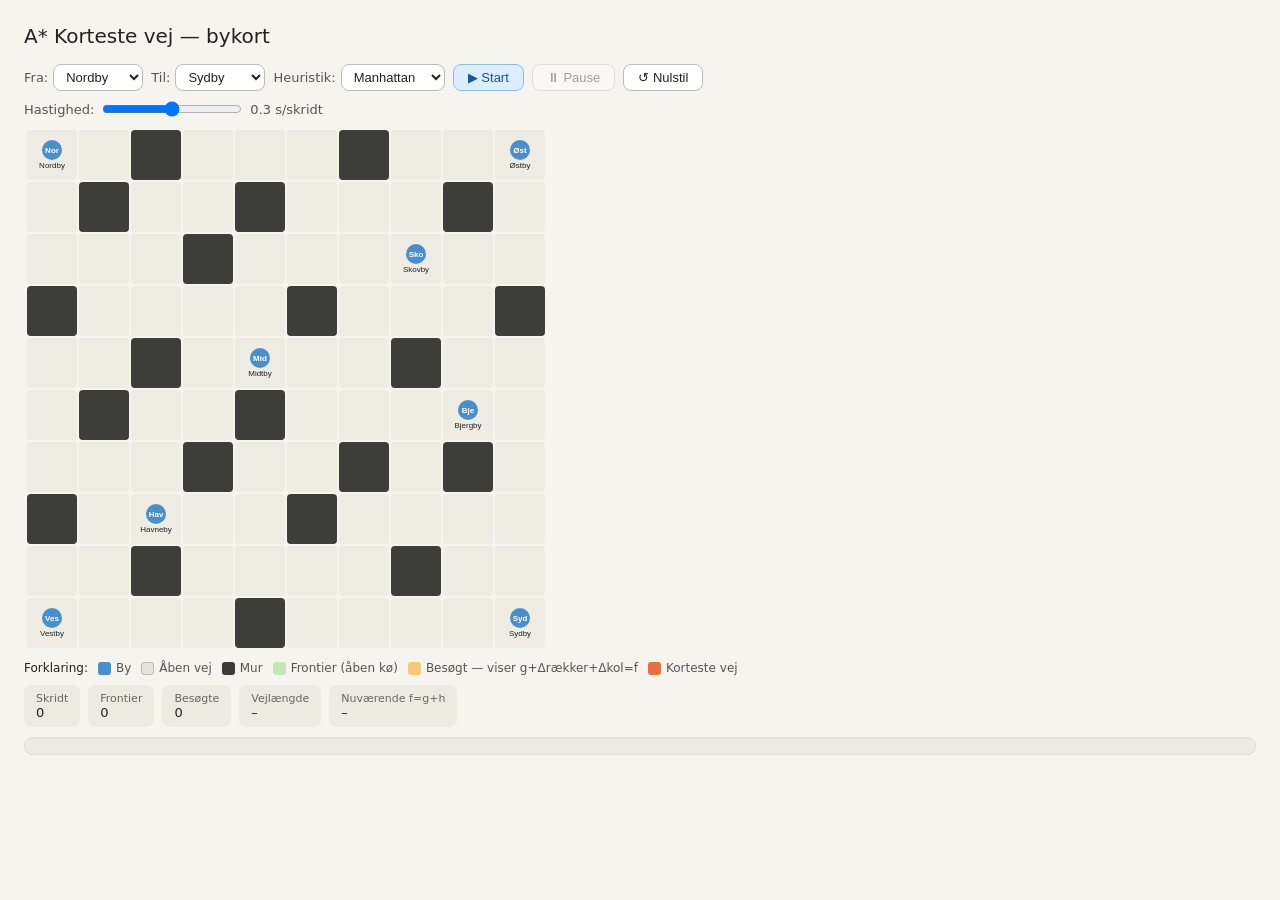
<file: src/main/java/Portfolio/PortfolioAStar/astar.html>
<!DOCTYPE html>
<html lang="da">
<head>
    <meta charset="UTF-8">
    <meta name="viewport" content="width=device-width, initial-scale=1.0">
    <title>A* Visualisering</title>
    <style>
        * { box-sizing: border-box; margin: 0; padding: 0; }
        body {
            font-family: system-ui, sans-serif;
            background: #f5f4ef;
            color: #222;
            padding: 1.5rem;
        }
        h1 { font-size: 20px; font-weight: 500; margin-bottom: 1rem; }
        .controls { display: flex; flex-wrap: wrap; gap: 8px; margin-bottom: 10px; align-items: center; }
        .controls label { font-size: 13px; color: #555; display: flex; align-items: center; gap: 5px; }
        select {
            font-size: 13px; padding: 4px 8px; border-radius: 8px;
            border: 0.5px solid #bbb; background: #fff; color: #222;
        }
        button {
            font-size: 13px; padding: 5px 14px; border-radius: 8px;
            border: 0.5px solid #bbb; background: #fff; color: #222;
            cursor: pointer; transition: background .15s;
        }
        button:hover { background: #eee; }
        button:disabled { opacity: 0.4; cursor: default; }
        button.primary { background: #dbeeff; color: #1456a0; border-color: #90bde8; }
        .speed-row {
            display: flex; align-items: center; gap: 8px;
            font-size: 13px; color: #555; margin-bottom: 10px;
        }
        .speed-row input[type=range] { width: 140px; }
        canvas { display: block; border-radius: 8px; }
        .info-row { display: flex; flex-wrap: wrap; gap: 8px; margin-top: 10px; }
        .stat {
            background: #eceae1; border-radius: 8px;
            padding: 7px 12px; font-size: 13px;
        }
        .stat strong { font-weight: 500; display: block; font-size: 11px; color: #666; }
        .legend {
            display: flex; flex-wrap: wrap; gap: 10px;
            margin-top: 10px; font-size: 12px; color: #555; align-items: center;
        }
        .legend-item { display: flex; align-items: center; gap: 5px; }
        .legend-box { width: 13px; height: 13px; border-radius: 3px; flex-shrink: 0; }
        #log {
            margin-top: 10px; max-height: 130px; overflow-y: auto;
            font-size: 12px; font-family: monospace;
            border: 0.5px solid #ddd; border-radius: 8px;
            padding: 8px 10px; background: #eceae1; line-height: 1.7;
        }
        .log-line { color: #666; }
        .log-line.hl { color: #2a7a2a; }
        .log-line.path { color: #1456a0; }

        @media (prefers-color-scheme: dark) {
            body { background: #1e1e1c; color: #ddd; }
            select, button { background: #2a2a28; color: #ddd; border-color: #555; }
            button:hover { background: #333; }
            button.primary { background: #0c2a4a; color: #7ab8f5; border-color: #2a5a9a; }
            .stat { background: #2a2a28; }
            .stat strong { color: #999; }
            .controls label { color: #999; }
            .speed-row { color: #999; }
            .legend { color: #999; }
            #log { background: #2a2a28; border-color: #444; }
            .log-line { color: #999; }
            .log-line.hl { color: #5dba5d; }
            .log-line.path { color: #7ab8f5; }
        }
    </style>
</head>
<body>

<h1>A* Korteste vej — bykort</h1>

<div class="controls">
    <label>Fra: <select id="sel-from"></select></label>
    <label>Til: <select id="sel-to"></select></label>
    <label>Heuristik:
        <select id="sel-h">
            <option value="manhattan">Manhattan</option>
            <option value="euclidean">Euklidisk</option>
            <option value="chebyshev">Chebyshev</option>
        </select>
    </label>
    <button class="primary" id="btn-start">▶ Start</button>
    <button id="btn-pause" disabled>⏸ Pause</button>
    <button id="btn-reset">↺ Nulstil</button>
</div>

<div class="speed-row">
    <span>Hastighed:</span>
    <input type="range" id="speed" min="1" max="13" value="7" step="1">
    <span id="speed-label" style="font-weight:500;min-width:100px"></span>
</div>

<canvas id="cv"></canvas>

<div class="legend">
    <span style="font-weight:500;color:#222">Forklaring:</span>
    <div class="legend-item"><div class="legend-box" style="background:#4B8ECC"></div> By</div>
    <div class="legend-item"><div class="legend-box" style="background:#e5e3da;border:0.5px solid #bbb"></div> Åben vej</div>
    <div class="legend-item"><div class="legend-box" style="background:#3a3a3a"></div> Mur</div>
    <div class="legend-item"><div class="legend-box" style="background:#c5e6b7"></div> Frontier (åben kø)</div>
    <div class="legend-item"><div class="legend-box" style="background:#f5c97a"></div> Besøgt — viser g+Δrækker+Δkol=f</div>
    <div class="legend-item"><div class="legend-box" style="background:#e87040"></div> Korteste vej</div>
</div>

<div class="info-row">
    <div class="stat"><strong>Skridt</strong><span id="stat-step">0</span></div>
    <div class="stat"><strong>Frontier</strong><span id="stat-open">0</span></div>
    <div class="stat"><strong>Besøgte</strong><span id="stat-visited">0</span></div>
    <div class="stat"><strong>Vejlængde</strong><span id="stat-path">–</span></div>
    <div class="stat"><strong>Nuværende f=g+h</strong><span id="stat-f">–</span></div>
</div>

<div id="log"></div>

<script>
    const ROWS = 10, COLS = 10, CELL = 52, PAD = 2;

    const baseGrid = [
        [0,0,1,0,0,0,1,0,0,0],
        [0,1,0,0,1,0,0,0,1,0],
        [0,0,0,1,0,0,0,1,0,0],
        [1,0,0,0,0,1,0,0,0,1],
        [0,0,1,0,0,0,0,1,0,0],
        [0,1,0,0,1,0,0,0,0,0],
        [0,0,0,1,0,0,1,0,1,0],
        [1,0,0,0,0,1,0,0,0,0],
        [0,0,1,0,0,0,0,1,0,0],
        [0,0,0,0,1,0,0,0,0,0],
    ];

    const cities = [
        { name: "Nordby",  row: 0, col: 0 },
        { name: "Østby",   row: 0, col: 9 },
        { name: "Vestby",  row: 9, col: 0 },
        { name: "Sydby",   row: 9, col: 9 },
        { name: "Midtby",  row: 4, col: 4 },
        { name: "Skovby",  row: 2, col: 7 },
        { name: "Havneby", row: 7, col: 2 },
        { name: "Bjergby", row: 5, col: 8 },
    ];

    const cityMap = {};
    cities.forEach(c => { cityMap[`${c.row},${c.col}`] = c; baseGrid[c.row][c.col] = 0; });

    const cv = document.getElementById('cv');
    const ctx = cv.getContext('2d');
    const W = COLS * CELL + PAD * 2, H = ROWS * CELL + PAD * 2;
    cv.width = W; cv.height = H;
    cv.style.width = W + 'px'; cv.style.height = H + 'px';

    const dark = window.matchMedia('(prefers-color-scheme: dark)').matches;
    const C = {
        wall:    dark ? '#2a2a2a' : '#3d3d3a',
        open:    dark ? '#2e2e2a' : '#eeece3',
        open_q:  dark ? '#2e4d28' : '#c5e6b7',
        visited: dark ? '#5a4415' : '#f5c97a',
        path:    '#e87040',
        start:   '#4BAF7A',
        end:     '#CC4B7A',
        city:    '#4B8ECC',
        cur:     dark ? '#fff' : '#111',
    };

    const SPEED_MS  = [5000,3000,2000,1200,800,500,300,180,120,80,50,30,15];
    const SPEED_LBL = ['5 s/skridt','3 s/skridt','2 s/skridt','1.2 s/skridt','0.8 s/skridt',
        '0.5 s/skridt','0.3 s/skridt','0.18 s/skridt','0.12 s/skridt',
        '80 ms/skridt','50 ms/skridt','30 ms/skridt','15 ms/skridt'];

    function getSpeedMs() { return SPEED_MS[+document.getElementById('speed').value - 1]; }
    function updateSpeedLabel() {
        document.getElementById('speed-label').textContent = SPEED_LBL[+document.getElementById('speed').value - 1];
    }
    updateSpeedLabel();
    document.getElementById('speed').addEventListener('input', function() {
        updateSpeedLabel();
        if (S && !S.done && !paused) startTimer();
    });

    // Populate selects
    [document.getElementById('sel-from'), document.getElementById('sel-to')].forEach(sel => {
        cities.forEach((c, i) => {
            const o = document.createElement('option');
            o.value = i; o.textContent = c.name; sel.appendChild(o);
        });
    });
    document.getElementById('sel-from').value = 0;
    document.getElementById('sel-to').value = 3;

    function hManhattan(a,b) { return Math.abs(a.r-b.r) + Math.abs(a.c-b.c); }
    function hEuclidean(a,b) { return Math.sqrt((a.r-b.r)**2 + (a.c-b.c)**2); }
    function hChebyshev(a,b) { return Math.max(Math.abs(a.r-b.r), Math.abs(a.c-b.c)); }
    function getHFn() {
        const v = document.getElementById('sel-h').value;
        return v==='euclidean' ? hEuclidean : v==='chebyshev' ? hChebyshev : hManhattan;
    }

    let S = null, timer = null, paused = false;

    function initAStar() {
        const src  = cities[+document.getElementById('sel-from').value];
        const dst  = cities[+document.getElementById('sel-to').value];
        const h    = getHFn();
        const goal = { r: dst.row, c: dst.col };

        const gCost = {}, hCache = {}, fCache = {}, prev = {};
        const visited = new Set(), frontier = [];

        const sk = `${src.row},${src.col}`;
        const hv = h({r:src.row, c:src.col}, goal);
        gCost[sk] = 0; hCache[sk] = hv; fCache[sk] = hv;
        frontier.push({ r: src.row, c: src.col, g: 0, f: hv });

        S = { frontier, gCost, hCache, fCache, prev, visited, goal, src, dst, h,
            done: false, found: false, path: null, step: 0, current: null };
    }

    function stepAStar() {
        if (!S || S.done) return;
        S.frontier.sort((a,b) => a.f - b.f || a.g - b.g);
        if (!S.frontier.length) { S.done = true; addLog("Ingen vej fundet!"); return; }

        const cur = S.frontier.shift();
        S.current = cur;
        const k = `${cur.r},${cur.c}`;
        S.step++;

        if (S.visited.has(k)) { stepAStar(); return; }
        S.visited.add(k);

        const cn = cityMap[k];
        const nm = cn ? cn.name : `(${cur.r},${cur.c})`;
        const dr = Math.abs(cur.r - S.goal.r), dc = Math.abs(cur.c - S.goal.c);
        const hv = S.hCache[k];
        addLog(`Skridt ${S.step}: ${nm} — g=${cur.g.toFixed(0)}, h=${hv.toFixed(1)} (${dr}+${dc}=${dr+dc}→h), f=${cur.f.toFixed(1)}`);

        if (cur.r === S.goal.r && cur.c === S.goal.c) {
            S.done = true; S.found = true;
            const path = []; let node = `${S.goal.r},${S.goal.c}`;
            while (node) { path.unshift(node); node = S.prev[node]; }
            S.path = path;
            addLog(`✓ Fandt vej til ${S.dst.name}! Længde: ${path.length - 1} skridt`, 'path');
            draw(); updateStats(); return;
        }

        for (const [dr2,dc2] of [[-1,0],[1,0],[0,-1],[0,1]]) {
            const nr = cur.r+dr2, nc = cur.c+dc2;
            if (nr<0||nr>=ROWS||nc<0||nc>=COLS) continue;
            if (baseGrid[nr][nc] === 1) continue;
            const nk = `${nr},${nc}`;
            if (S.visited.has(nk)) continue;
            const ng = cur.g + 1;
            if (ng < (S.gCost[nk] ?? Infinity)) {
                S.gCost[nk] = ng;
                const nh = S.h({r:nr,c:nc}, S.goal);
                S.hCache[nk] = nh; S.fCache[nk] = ng+nh;
                S.prev[nk] = k;
                S.frontier.push({r:nr,c:nc,g:ng,f:ng+nh});
            }
        }
        updateStats(); draw();
    }

    function startTimer() {
        clearInterval(timer);
        if (!S || S.done || paused) return;
        timer = setInterval(() => {
            if (!S || S.done || paused) { clearInterval(timer); return; }
            stepAStar();
            if (S.done) { clearInterval(timer); document.getElementById('btn-pause').disabled = true; }
        }, getSpeedMs());
    }

    document.getElementById('btn-start').addEventListener('click', () => {
        clearInterval(timer); paused = false;
        document.getElementById('log').innerHTML = '';
        initAStar();
        const hname = document.getElementById('sel-h').options[document.getElementById('sel-h').selectedIndex].text;
        addLog(`Søger: ${S.src.name} → ${S.dst.name} (${hname})`);
        document.getElementById('btn-pause').disabled = false;
        document.getElementById('btn-pause').textContent = '⏸ Pause';
        document.getElementById('btn-start').disabled = true;
        updateStats(); draw(); startTimer();
    });

    document.getElementById('btn-pause').addEventListener('click', () => {
        paused = !paused;
        document.getElementById('btn-pause').textContent = paused ? '▶ Fortsæt' : '⏸ Pause';
        if (!paused) startTimer(); else clearInterval(timer);
    });

    document.getElementById('btn-reset').addEventListener('click', () => {
        clearInterval(timer); paused = false; S = null;
        document.getElementById('log').innerHTML = '';
        document.getElementById('btn-pause').disabled = true;
        document.getElementById('btn-pause').textContent = '⏸ Pause';
        document.getElementById('btn-start').disabled = false;
        ['stat-step','stat-open','stat-visited','stat-path','stat-f'].forEach(id => {
            document.getElementById(id).textContent = (id==='stat-path'||id==='stat-f') ? '–' : '0';
        });
        drawEmpty();
    });

    function updateStats() {
        if (!S) return;
        document.getElementById('stat-step').textContent    = S.step;
        document.getElementById('stat-open').textContent    = S.frontier.length;
        document.getElementById('stat-visited').textContent = S.visited.size;
        document.getElementById('stat-path').textContent    = S.path ? (S.path.length-1)+' skridt' : '–';
        document.getElementById('stat-f').textContent       = S.current ? S.current.f.toFixed(2) : '–';
    }

    function addLog(msg, cls='') {
        const el = document.getElementById('log');
        const d = document.createElement('div');
        d.className = 'log-line' + (cls ? ' '+cls : '');
        d.textContent = msg;
        el.appendChild(d);
        el.scrollTop = el.scrollHeight;
    }

    function drawCell(r, c, frontierMap, pathSet) {
        const x = PAD+c*CELL, y = PAD+r*CELL;
        const k = `${r},${c}`;
        const isWall  = baseGrid[r][c] === 1;
        const isCity  = !!cityMap[k];
        const isCur   = S && S.current && `${S.current.r},${S.current.c}` === k;
        const inFront = frontierMap && !!frontierMap[k];
        const inVis   = S && S.visited.has(k);
        const inPath  = pathSet && pathSet.has(k);

        let fill = C.open;
        if      (isWall)  fill = C.wall;
        else if (inPath)  fill = C.path;
        else if (inVis)   fill = C.visited;
        else if (inFront) fill = C.open_q;

        ctx.fillStyle = fill;
        ctx.beginPath(); ctx.roundRect(x+1,y+1,CELL-2,CELL-2,4); ctx.fill();

        if (isCur && S && !S.done) {
            ctx.strokeStyle = C.cur; ctx.lineWidth = 2;
            ctx.beginPath(); ctx.roundRect(x+2,y+2,CELL-4,CELL-4,3); ctx.stroke();
        }

        if (isCity) {
            const city = cityMap[k], cx = x+CELL/2, cy = y+CELL/2;
            const isStart = S && city.name === S.src.name;
            const isEnd   = S && city.name === S.dst.name;
            ctx.fillStyle = isStart ? C.start : isEnd ? C.end : C.city;
            ctx.beginPath(); ctx.arc(cx,cy-5,10,0,Math.PI*2); ctx.fill();
            ctx.fillStyle = '#fff'; ctx.font = 'bold 8px sans-serif'; ctx.textAlign = 'center';
            ctx.fillText(city.name.slice(0,3), cx, cy-2);
            ctx.fillStyle = dark ? '#ccc' : '#222'; ctx.font = '8px sans-serif';
            ctx.fillText(city.name, cx, cy+13);
            return;
        }

        if (!isWall && S && (inVis || inFront)) {
            const g  = S.gCost[k];
            const hv = S.hCache[k];
            const fv = S.fCache[k];
            if (g !== undefined && hv !== undefined && fv !== undefined) {
                ctx.font = '8px sans-serif'; ctx.textAlign = 'center';
                ctx.fillStyle = dark ? '#9bd' : '#245';
                ctx.fillText('g='+g.toFixed(0), x+CELL/2, y+13);

                const dr  = Math.abs(r - S.goal.r);
                const dc2 = Math.abs(c - S.goal.c);
                const hLabel = document.getElementById('sel-h').value === 'manhattan'
                    ? `${g.toFixed(0)}+${dr}+${dc2}=${fv.toFixed(0)}`
                    : `${g.toFixed(0)}+${hv.toFixed(1)}=${fv.toFixed(1)}`;

                ctx.fillStyle = dark ? '#dca' : '#530';
                ctx.fillText(hLabel, x+CELL/2, y+25);

                ctx.font = 'bold 9px sans-serif';
                ctx.fillStyle = dark ? '#fff' : '#111';
                ctx.fillText('f='+fv.toFixed(1), x+CELL/2, y+38);
            }
        }
    }

    function draw() {
        ctx.clearRect(0,0,W,H);
        if (!S) { drawEmpty(); return; }
        const frontierMap = {};
        S.frontier.forEach(n => { frontierMap[`${n.r},${n.c}`] = n; });
        const pathSet = new Set(S.path || []);

        for (let r=0; r<ROWS; r++) for (let c=0; c<COLS; c++) drawCell(r,c,frontierMap,pathSet);

        if (S.path && S.path.length > 1) {
            ctx.strokeStyle = C.path; ctx.lineWidth = 3;
            ctx.lineCap = 'round'; ctx.lineJoin = 'round';
            ctx.beginPath();
            S.path.forEach((pk,i) => {
                const [pr,pc] = pk.split(',').map(Number);
                const px = PAD+pc*CELL+CELL/2, py = PAD+pr*CELL+CELL/2;
                i===0 ? ctx.moveTo(px,py) : ctx.lineTo(px,py);
            });
            ctx.stroke();
        }

        ctx.font = '8px sans-serif'; ctx.textAlign = 'right';
        ctx.fillStyle = dark ? '#9bd' : '#245';
        ctx.fillText('g = skridt fra start', W-2, H-42);
        ctx.fillStyle = dark ? '#dca' : '#530';
        ctx.fillText('g+Δrækker+Δkolonner = f  (Manhattan)', W-2, H-28);
        ctx.font = 'bold 8px sans-serif'; ctx.fillStyle = dark ? '#fff' : '#111';
        ctx.fillText('f sorterer køen', W-2, H-14);
    }

    function drawEmpty() {
        ctx.clearRect(0,0,W,H);
        for (let r=0; r<ROWS; r++) for (let c=0; c<COLS; c++) {
            const x = PAD+c*CELL, y = PAD+r*CELL, k = `${r},${c}`;
            ctx.fillStyle = baseGrid[r][c]===1 ? C.wall : C.open;
            ctx.beginPath(); ctx.roundRect(x+1,y+1,CELL-2,CELL-2,4); ctx.fill();
            if (cityMap[k]) {
                const ct = cityMap[k], cx = x+CELL/2, cy = y+CELL/2;
                ctx.fillStyle = C.city;
                ctx.beginPath(); ctx.arc(cx,cy-5,10,0,Math.PI*2); ctx.fill();
                ctx.fillStyle = '#fff'; ctx.font = 'bold 8px sans-serif'; ctx.textAlign = 'center';
                ctx.fillText(ct.name.slice(0,3), cx, cy-2);
                ctx.fillStyle = dark ? '#ccc' : '#222'; ctx.font = '8px sans-serif';
                ctx.fillText(ct.name, cx, cy+13);
            }
        }
    }

    drawEmpty();
</script>
</body>
</html>
</file>
